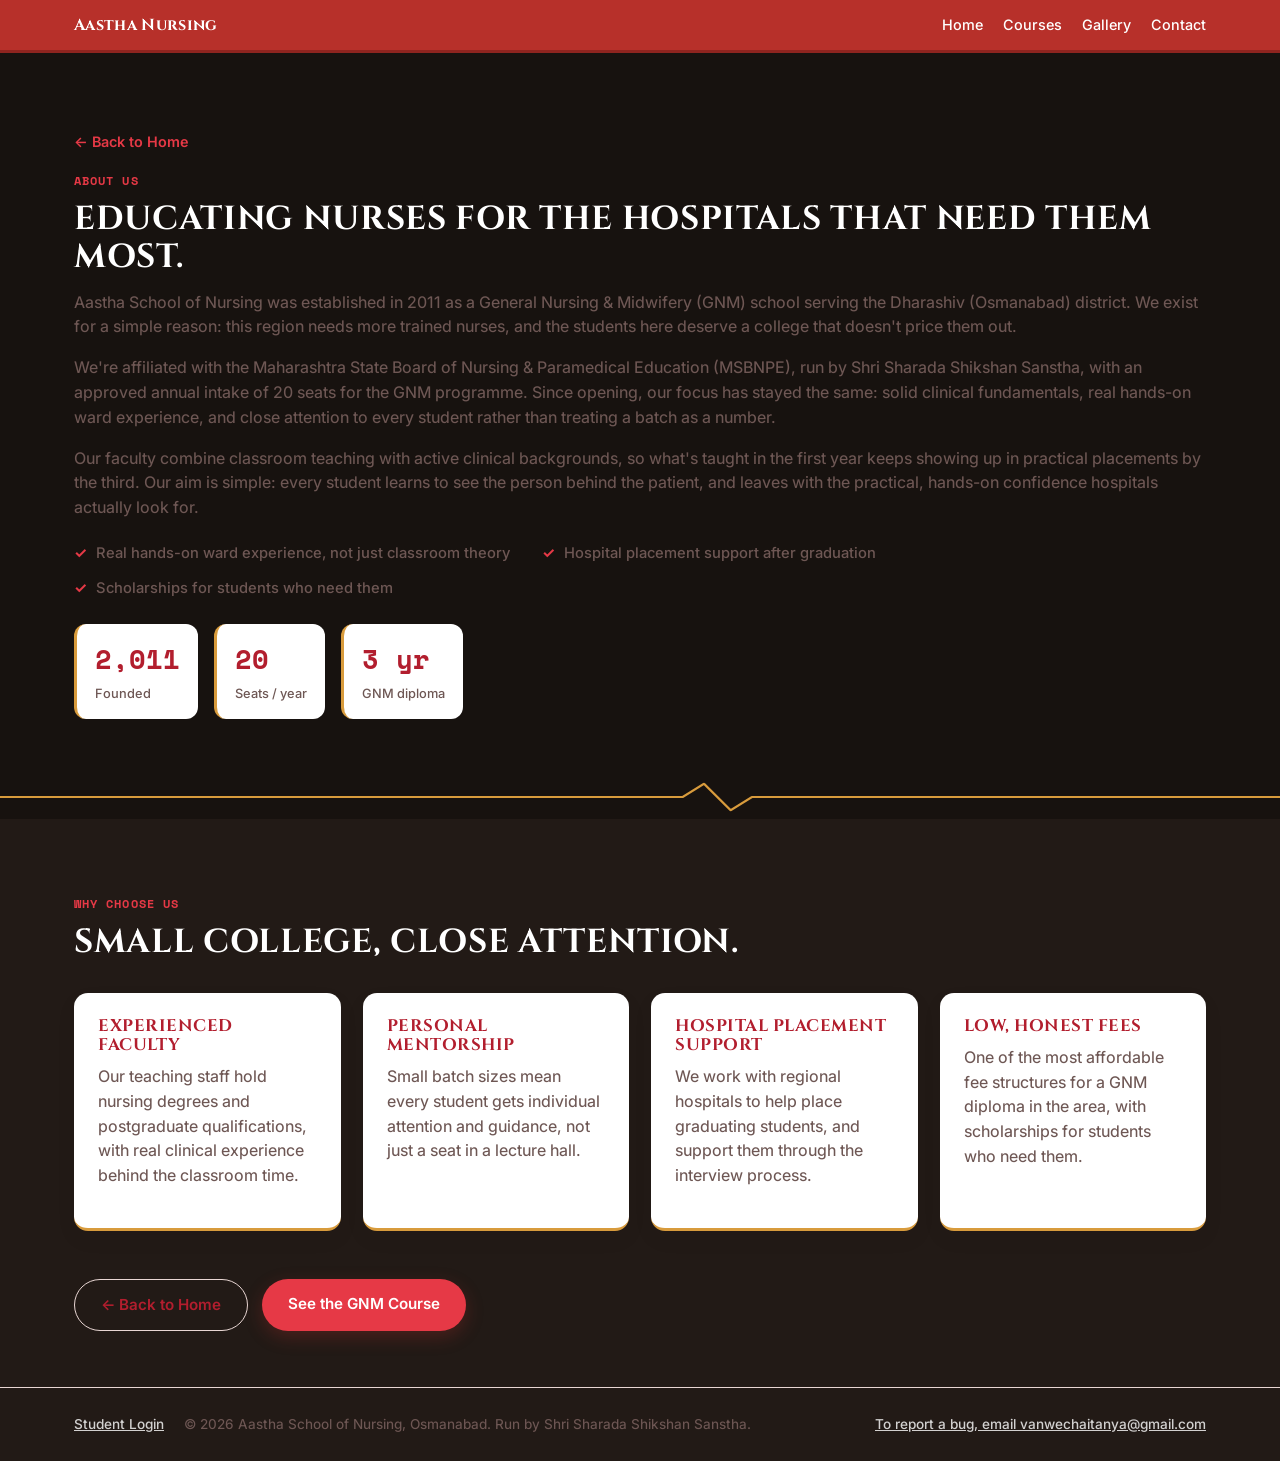
<file: about.html>
<!DOCTYPE html>
<html lang="en">
<head>
<meta charset="UTF-8">
<meta name="viewport" content="width=device-width, initial-scale=1.0">
<title>About Us — Aastha School of Nursing</title>
<meta name="description" content="About Aastha School of Nursing, Osmanabad — history, mission, and why students choose us.">
<link rel="preconnect" href="https://fonts.googleapis.com">
<link rel="preconnect" href="https://fonts.gstatic.com" crossorigin>
<link href="https://fonts.googleapis.com/css2?family=Cinzel:wght@400;500;600;700;800;900&family=Inter:wght@400;500;600;700&family=Space+Mono:wght@400;700&display=swap" rel="stylesheet">
<link rel="stylesheet" href="style.css">
<link rel="icon" type="image/svg+xml" href="assets/logo-mark.svg">
</head>
<body>
<header class="site-header">
  <div class="wrap header-inner">
    <a href="index.html" class="brand">
      <span class="brand-text">Aastha Nursing</span>
    </a>
    <nav class="simple-nav">
      <a href="index.html">Home</a>
      <a href="courses.html">Courses</a>
      <a href="index.html#gallery">Gallery</a>
      <a href="contact.html">Contact</a>
    </nav>
  </div>
</header>

<main>
  <section class="section" style="padding-bottom:0;">
    <div class="wrap">
      <a href="index.html" class="back-home">&larr; Back to Home</a>
    </div>
  </section>

  <section class="section" style="padding-top:0;">
    <div class="wrap">
      <p class="eyebrow reveal">About Us</p>
      <h2 class="reveal">Educating nurses for the hospitals that need them most.</h2>
      <p class="reveal">Aastha School of Nursing was established in 2011 as a General Nursing &amp; Midwifery (GNM) school serving the Dharashiv (Osmanabad) district. We exist for a simple reason: this region needs more trained nurses, and the students here deserve a college that doesn't price them out.</p>
      <p class="reveal">We're affiliated with the Maharashtra State Board of Nursing &amp; Paramedical Education (MSBNPE), run by Shri Sharada Shikshan Sanstha, with an approved annual intake of 20 seats for the GNM programme. Since opening, our focus has stayed the same: solid clinical fundamentals, real hands-on ward experience, and close attention to every student rather than treating a batch as a number.</p>
      <p class="reveal">Our faculty combine classroom teaching with active clinical backgrounds, so what's taught in the first year keeps showing up in practical placements by the third. Our aim is simple: every student learns to see the person behind the patient, and leaves with the practical, hands-on confidence hospitals actually look for.</p>

      <ul class="about-highlights about-highlights-row reveal">
        <li>Real hands-on ward experience, not just classroom theory</li>
        <li>Hospital placement support after graduation</li>
        <li>Scholarships for students who need them</li>
      </ul>

      <div class="mini-stats reveal-stagger">
        <div><span class="mini-num" data-count-to="2011">2011</span><span class="mini-label">Founded</span></div>
        <div><span class="mini-num" data-count-to="20">20</span><span class="mini-label">Seats / year</span></div>
        <div><span class="mini-num" data-count-to="3" data-suffix=" yr">3 yr</span><span class="mini-label">GNM diploma</span></div>
      </div>
    </div>
  </section>

  <svg class="pulse-divider" viewBox="0 0 1200 60" preserveAspectRatio="none" aria-hidden="true">
    <path class="pulse-path" d="M0,30 L640,30 L660,12 L685,48 L705,30 L1200,30" />
  </svg>

  <section class="section section-alt">
    <div class="wrap">
      <p class="eyebrow reveal">Why Choose Us</p>
      <h2 class="reveal">Small college, close attention.</h2>
      <div class="why-grid reveal-stagger">
        <div class="why-card">
          <h3>Experienced faculty</h3>
          <p>Our teaching staff hold nursing degrees and postgraduate qualifications, with real clinical experience behind the classroom time.</p>
        </div>
        <div class="why-card">
          <h3>Personal mentorship</h3>
          <p>Small batch sizes mean every student gets individual attention and guidance, not just a seat in a lecture hall.</p>
        </div>
        <div class="why-card">
          <h3>Hospital placement support</h3>
          <p>We work with regional hospitals to help place graduating students, and support them through the interview process.</p>
        </div>
        <div class="why-card">
          <h3>Low, honest fees</h3>
          <p>One of the most affordable fee structures for a GNM diploma in the area, with scholarships for students who need them.</p>
        </div>
      </div>

      <div style="margin-top:48px; display:flex; gap:14px; flex-wrap:wrap;">
        <a href="index.html" class="btn btn-ghost">&larr; Back to Home</a>
        <a href="courses.html" class="btn btn-primary">See the GNM Course</a>
      </div>
    </div>
  </section>
</main>

<footer class="site-footer">
  <div class="wrap footer-inner">
    <div style="display:flex; gap:20px; align-items:center;">
      <a href="student-login.html">Student Login</a>
      <p style="margin:0;">&copy; <span id="year"></span> Aastha School of Nursing, Osmanabad. Run by Shri Sharada Shikshan Sanstha.</p>
    </div>
    <a href="mailto:vanwechaitanya@gmail.com">To report a bug, email vanwechaitanya@gmail.com</a>
  </div>
</footer>

<script src="script.js"></script>
</body>
</html>
</file>
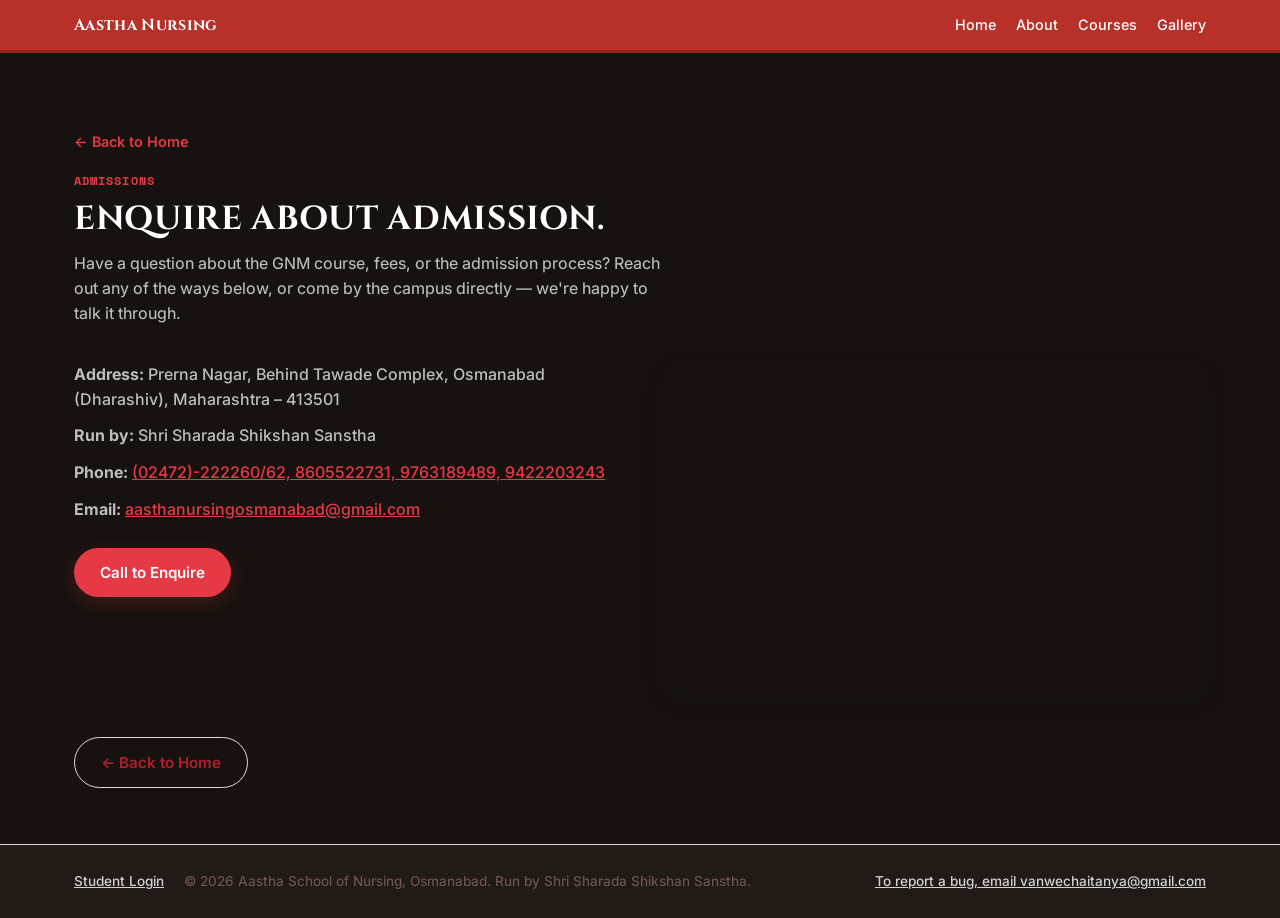
<file: contact.html>
<!DOCTYPE html>
<html lang="en">
<head>
<meta charset="UTF-8">
<meta name="viewport" content="width=device-width, initial-scale=1.0">
<title>Enquire About Admission — Aastha School of Nursing</title>
<meta name="description" content="Enquire about GNM admission at Aastha School of Nursing, Osmanabad — address, phone, email, and location.">
<link rel="preconnect" href="https://fonts.googleapis.com">
<link rel="preconnect" href="https://fonts.gstatic.com" crossorigin>
<link href="https://fonts.googleapis.com/css2?family=Cinzel:wght@400;500;600;700;800;900&family=Inter:wght@400;500;600;700&family=Space+Mono:wght@400;700&display=swap" rel="stylesheet">
<link rel="stylesheet" href="style.css">
<link rel="icon" type="image/svg+xml" href="assets/logo-mark.svg">
</head>
<body>
<header class="site-header">
  <div class="wrap header-inner">
    <a href="index.html" class="brand">
      <span class="brand-text">Aastha Nursing</span>
    </a>
    <nav class="simple-nav">
      <a href="index.html">Home</a>
      <a href="about.html">About</a>
      <a href="courses.html">Courses</a>
      <a href="index.html#gallery">Gallery</a>
    </nav>
  </div>
</header>

<main class="section">
  <div class="wrap">
    <a href="index.html" class="back-home">&larr; Back to Home</a>

    <p class="eyebrow reveal">Admissions</p>
    <h2 class="reveal">Enquire about admission.</h2>
    <p class="section-sub reveal">Have a question about the GNM course, fees, or the admission process? Reach out any of the ways below, or come by the campus directly — we're happy to talk it through.</p>

    <div class="contact-grid" style="margin-top:36px;">
      <div>
        <ul class="contact-list reveal">
          <li><strong>Address:</strong> Prerna Nagar, Behind Tawade Complex, Osmanabad (Dharashiv), Maharashtra – 413501</li>
          <li><strong>Run by:</strong> Shri Sharada Shikshan Sanstha</li>
          <li><strong>Phone:</strong> <a href="tel:+912472222260">(02472)-222260/62, 8605522731, 9763189489, 9422203243</a></li>
          <li><strong>Email:</strong> <a href="mailto:aasthanursingosmanabad@gmail.com">aasthanursingosmanabad@gmail.com</a></li>
        </ul>
        <a href="tel:+912472222260" class="btn btn-primary">Call to Enquire</a>
      </div>
      <div class="map-embed reveal">
        <iframe title="Aastha School of Nursing location" src="https://www.google.com/maps?q=Samata+Colony+Rd,+Samta+Colony,+Dharashiv,+Maharashtra+413501&output=embed" width="100%" height="320" style="border:0;" loading="lazy"></iframe>
      </div>
    </div>

    <div style="margin-top:48px;">
      <a href="index.html" class="btn btn-ghost">&larr; Back to Home</a>
    </div>
  </div>
</main>

<footer class="site-footer">
  <div class="wrap footer-inner">
    <div style="display:flex; gap:20px; align-items:center;">
      <a href="student-login.html">Student Login</a>
      <p style="margin:0;">&copy; <span id="year"></span> Aastha School of Nursing, Osmanabad. Run by Shri Sharada Shikshan Sanstha.</p>
    </div>
    <a href="mailto:vanwechaitanya@gmail.com">To report a bug, email vanwechaitanya@gmail.com</a>
  </div>
</footer>

<script src="script.js"></script>
</body>
</html>
</file>
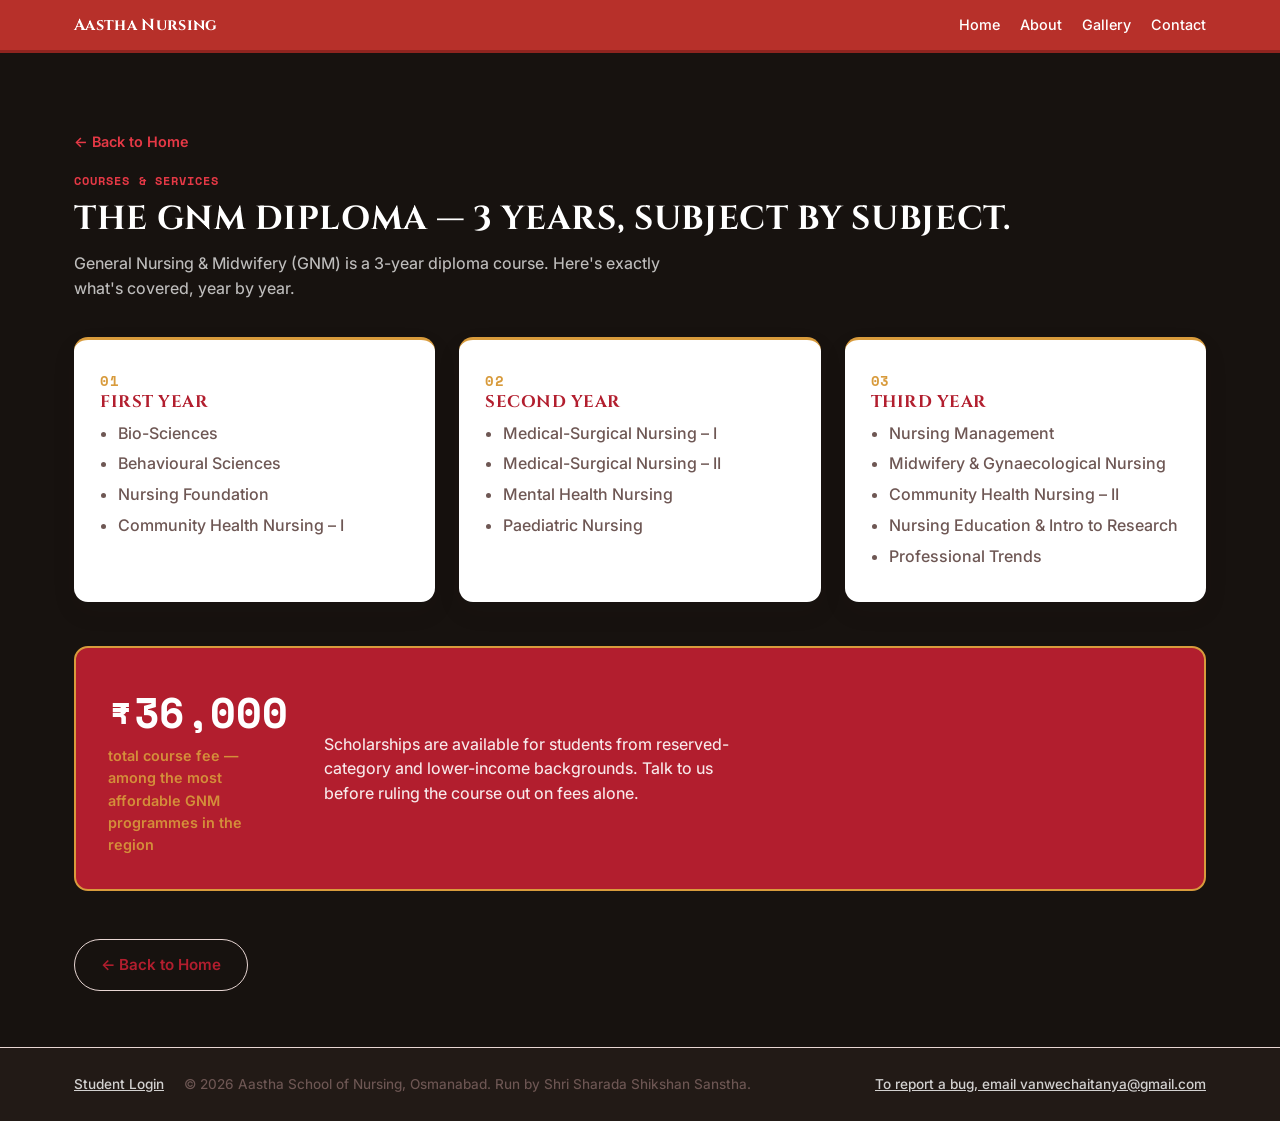
<file: courses.html>
<!DOCTYPE html>
<html lang="en">
<head>
<meta charset="UTF-8">
<meta name="viewport" content="width=device-width, initial-scale=1.0">
<title>Courses — Aastha School of Nursing</title>
<meta name="description" content="GNM diploma course details, year-by-year subjects, and fees at Aastha School of Nursing, Osmanabad.">
<link rel="preconnect" href="https://fonts.googleapis.com">
<link rel="preconnect" href="https://fonts.gstatic.com" crossorigin>
<link href="https://fonts.googleapis.com/css2?family=Cinzel:wght@400;500;600;700;800;900&family=Inter:wght@400;500;600;700&family=Space+Mono:wght@400;700&display=swap" rel="stylesheet">
<link rel="stylesheet" href="style.css">
<link rel="icon" type="image/svg+xml" href="assets/logo-mark.svg">
</head>
<body>
<header class="site-header">
  <div class="wrap header-inner">
    <a href="index.html" class="brand">
      <span class="brand-text">Aastha Nursing</span>
    </a>
    <nav class="simple-nav">
      <a href="index.html">Home</a>
      <a href="about.html">About</a>
      <a href="index.html#gallery">Gallery</a>
      <a href="contact.html">Contact</a>
    </nav>
  </div>
</header>

<main class="section">
  <div class="wrap">
    <a href="index.html" class="back-home">&larr; Back to Home</a>

    <p class="eyebrow reveal">Courses &amp; Services</p>
    <h2 class="reveal">The GNM Diploma — 3 years, subject by subject.</h2>
    <p class="section-sub reveal">General Nursing &amp; Midwifery (GNM) is a 3-year diploma course. Here's exactly what's covered, year by year.</p>

    <div class="year-cards reveal-stagger">
      <div class="year-card">
        <span class="year-num">01</span>
        <h3>First Year</h3>
        <ul>
          <li>Bio-Sciences</li>
          <li>Behavioural Sciences</li>
          <li>Nursing Foundation</li>
          <li>Community Health Nursing – I</li>
        </ul>
      </div>
      <div class="year-card">
        <span class="year-num">02</span>
        <h3>Second Year</h3>
        <ul>
          <li>Medical-Surgical Nursing – I</li>
          <li>Medical-Surgical Nursing – II</li>
          <li>Mental Health Nursing</li>
          <li>Paediatric Nursing</li>
        </ul>
      </div>
      <div class="year-card">
        <span class="year-num">03</span>
        <h3>Third Year</h3>
        <ul>
          <li>Nursing Management</li>
          <li>Midwifery &amp; Gynaecological Nursing</li>
          <li>Community Health Nursing – II</li>
          <li>Nursing Education &amp; Intro to Research</li>
          <li>Professional Trends</li>
        </ul>
      </div>
    </div>

    <div class="fee-callout reveal">
      <div>
        <span class="fee-amount" data-count-to="36000" data-prefix="₹">₹36,000</span>
        <span class="fee-caption">total course fee — among the most affordable GNM programmes in the region</span>
      </div>
      <p>Scholarships are available for students from reserved-category and lower-income backgrounds. Talk to us before ruling the course out on fees alone.</p>
    </div>

    <div style="margin-top:48px;">
      <a href="index.html" class="btn btn-ghost">&larr; Back to Home</a>
    </div>
  </div>
</main>

<footer class="site-footer">
  <div class="wrap footer-inner">
    <div style="display:flex; gap:20px; align-items:center;">
      <a href="student-login.html">Student Login</a>
      <p style="margin:0;">&copy; <span id="year"></span> Aastha School of Nursing, Osmanabad. Run by Shri Sharada Shikshan Sanstha.</p>
    </div>
    <a href="mailto:vanwechaitanya@gmail.com">To report a bug, email vanwechaitanya@gmail.com</a>
  </div>
</footer>

<script src="script.js"></script>
</body>
</html>
</file>
<file: style.css>
/* ============================================
   Design tokens
   ============================================ */
:root{
  --bg: #17120F;
  --bg-alt: #221A16;
  --card: #FFFFFF;
  --red: #E63946;
  --red-dark: #B21E2E;
  --marigold: #D89B3C;
  --ink: #2B1F1D;
  --ink-soft: #6E5754;
  --line: #E8D6D3;

  --font-display: "Cinzel", serif;
  --font-body: "Inter", sans-serif;
  --font-mono: "Space Mono", monospace;

  --radius: 14px;
  --wrap: 1180px;
}

*{ box-sizing: border-box; }
html{ scroll-behavior: smooth; }
body{
  margin:0;
  background:var(--bg);
  color:var(--ink);
  font-family:var(--font-body);
  font-weight:500;
  line-height:1.55;
  -webkit-font-smoothing:antialiased;
}
img{ max-width:100%; display:block; }
a{ color:inherit; }
.wrap{
  max-width:var(--wrap);
  margin:0 auto;
  padding:0 24px;
}
:focus-visible{
  outline:3px solid var(--marigold);
  outline-offset:3px;
}
@media (prefers-reduced-motion: reduce){
  *{ animation:none !important; transition:none !important; }
  html{ scroll-behavior:auto; }
}

h1,h2,h3{
  font-family:var(--font-display);
  line-height:1.15;
  margin:0 0 .4em;
  font-weight:700;
  text-transform:uppercase;
  letter-spacing:.02em;
}
h1,h2{ color:#FFFFFF; }
h3{ color:var(--red-dark); }
h1{ font-size:clamp(1.9rem, 4vw, 3.1rem); font-weight:800; letter-spacing:.01em; }
h2{ font-size:clamp(1.4rem, 2.6vw, 2.1rem); }
h3{ font-size:1.05rem; margin-bottom:.5em; font-weight:700; letter-spacing:.03em; }
p{ margin:0 0 1em; color:var(--ink-soft); font-weight:450; }

.eyebrow{
  font-family:var(--font-mono);
  text-transform:uppercase;
  letter-spacing:.09em;
  font-size:.75rem;
  color:var(--red);
  font-weight:700;
  margin:0 0 .8em;
}

.btn{
  display:inline-block;
  padding:13px 26px;
  border-radius:999px;
  font-weight:600;
  text-decoration:none;
  font-size:.95rem;
  transition:transform .15s ease, box-shadow .15s ease;
}
.btn:hover{ transform:translateY(-2px); }
.btn-primary{
  background:var(--red);
  color:#fff;
  box-shadow:0 6px 18px rgba(183,48,42,.28);
}
.btn-primary:hover{ background:var(--red-dark); }
.btn-ghost{
  background:transparent;
  color:var(--red-dark);
  border:1.5px solid var(--line);
}
.btn-ghost:hover{ border-color:var(--red); }

/* ============================================
   Header
   ============================================ */
.site-header{
  position:sticky; top:0; z-index:50;
  background:#B7302A;
  border-bottom:3px solid #8F241F;
}
.header-inner{
  display:flex; align-items:center; justify-content:space-between;
  padding:14px 24px;
}
.brand{ display:flex; align-items:center; gap:10px; text-decoration:none; }
.brand-mark{
  width:38px; height:38px; border-radius:10px;
  background:var(--red);
  color:#fff; font-family:var(--font-display); font-weight:700;
  display:flex; align-items:center; justify-content:center;
  font-size:1.15rem;
}
.brand-mark-img{ border-radius:10px; flex-shrink:0; box-shadow:0 0 0 2px rgba(255,255,255,.5); }
.brand-text{
  font-family:var(--font-display);
  font-weight:700;
  font-size:1rem;
  letter-spacing:.02em;
  color:#FFFFFF;
  line-height:1.25;
}
.brand-text span{ font-size:.85rem; color:#FFFFFF; font-weight:700; }

.main-nav{ display:flex; align-items:center; gap:28px; font-size:.92rem; font-weight:500;}
.main-nav a{ text-decoration:none; color:#FFFFFF; position:relative; }
.main-nav a:not(.nav-login):after{
  content:""; position:absolute; left:0; right:0; bottom:-6px; height:2px;
  background:var(--marigold); transform:scaleX(0); transition:transform .2s ease;
}
.main-nav a:not(.nav-login):hover:after{ transform:scaleX(1); }
.nav-login{
  background:#FFFFFF; color:#7A1F1A !important;
  padding:8px 16px; border-radius:999px; font-weight:600;
}

.nav-toggle{
  display:none; flex-direction:column; gap:5px;
  background:none; border:none; cursor:pointer; padding:6px;
}
.nav-toggle span{ width:24px; height:2px; background:#FFFFFF; }

@media (max-width: 860px){
  .nav-toggle{ display:flex; }
  .main-nav{
    position:absolute; top:100%; left:0; right:0;
    background:#B7302A;
    flex-direction:column; align-items:flex-start;
    padding:18px 24px; gap:16px;
    border-bottom:3px solid #8F241F;
    display:none;
  }
  .main-nav.open{ display:flex; }
}

/* ============================================
   Pulse divider — signature element
   ============================================ */
.pulse-divider{
  width:100%; height:44px; display:block;
}
.pulse-path{
  fill:none;
  stroke:var(--marigold);
  stroke-width:2.5;
  stroke-linecap:round;
  stroke-linejoin:round;
  stroke-dasharray:1400;
  animation:pulse-sweep 2.4s ease-in-out infinite;
}
@keyframes pulse-sweep{
  0%, 15%   { stroke-dashoffset:1400; }
  55%, 70%  { stroke-dashoffset:0; }
  100%      { stroke-dashoffset:-1400; }
}

/* ============================================
   Hero
   ============================================ */
.hero{ padding-top:56px; }
.hero-inner{
  display:grid;
  grid-template-columns:1.1fr .9fr;
  gap:56px;
  align-items:center;
  padding-bottom:20px;
}
.hero-sub{ max-width:46ch; font-size:1.05rem; }
.hero-actions{ display:flex; gap:14px; flex-wrap:wrap; margin-top:8px; }

.hero-card{ position:relative; }
.hero-photo{
  border-radius:var(--radius);
  aspect-ratio:4/3.1;
  overflow:hidden;
}
.hero-photo-img{
  width:100%; height:100%; object-fit:cover;
}
.photo-note small{ opacity:.8; }
.hero-stat{
  position:absolute; left:-18px; bottom:-22px;
  background:var(--card);
  border-radius:12px;
  padding:14px 20px;
  box-shadow:0 14px 30px rgba(42,25,22,.16);
  display:flex; flex-direction:column;
}
.stat-num{
  font-family:var(--font-mono); font-weight:700;
  font-size:1.4rem; color:var(--red-dark);
}
.stat-label{ font-size:.78rem; color:var(--ink-soft); }

@media (max-width: 860px){
  .hero-inner{ grid-template-columns:1fr; gap:40px; }
  .hero-stat{ left:16px; bottom:-20px; }
}

/* ============================================
   Sections
   ============================================ */
.section{ padding:76px 0 56px; }
.section-alt{ background:var(--bg-alt); }
.section-sub{ max-width:60ch; }

/* About */
.about-grid{
  display:grid; grid-template-columns:1.2fr .8fr; gap:56px;
}
.mini-stats{ display:flex; gap:16px; margin-top:24px; flex-wrap:wrap; }
.mini-stats > div{
  background:var(--card); border-radius:12px; padding:14px 18px;
  border-left:3px solid var(--marigold);
}
.mini-num{
  display:block; font-family:var(--font-mono); font-weight:800;
  font-size:1.7rem; color:var(--red-dark);
}
.mini-label{ font-size:.8rem; color:var(--ink-soft); }
.about-side{
  background:var(--card); border-radius:var(--radius);
  padding:32px; box-shadow:0 10px 26px rgba(42,25,22,.08);
  align-self:start;
  border-top:3px solid var(--marigold);
}
.about-side blockquote{
  font-family:var(--font-body);
  font-style:italic; color:var(--red-dark);
  font-size:1.15rem; margin:0 0 18px; font-weight:500;
  border-left:3px solid var(--marigold);
  padding-left:16px;
}
@media (max-width: 860px){ .about-grid{ grid-template-columns:1fr; } }

/* Courses */
.year-cards{
  display:grid; grid-template-columns:repeat(3, 1fr); gap:24px;
  margin:36px 0 44px;
}
.year-card{
  background:var(--card); border-radius:var(--radius);
  padding:28px 26px; box-shadow:0 10px 24px rgba(42,25,22,.08);
  border-top:3px solid var(--marigold);
}
.year-num{
  font-family:var(--font-mono); font-weight:700; color:var(--marigold);
  font-size:.85rem; letter-spacing:.06em;
}
.year-card ul{ padding-left:18px; margin:0; color:var(--ink-soft); }
.year-card li{ margin-bottom:6px; }

.fee-callout{
  background:var(--red-dark); color:#fff;
  border-radius:var(--radius);
  padding:32px; display:flex; gap:36px; align-items:center;
  flex-wrap:wrap;
  border:2px solid var(--marigold);
}
.fee-amount{
  font-family:var(--font-mono); font-weight:700;
  font-size:2.6rem; display:block; color:#FFFFFF;
  letter-spacing:-0.01em;
}
.fee-caption{ font-size:.9rem; opacity:.9; max-width:20ch; display:inline-block; font-weight:600; color:var(--marigold); }
.fee-callout p{ color:rgba(255,255,255,.9); margin:0; max-width:42ch; flex:1; }

@media (max-width: 860px){ .year-cards{ grid-template-columns:1fr; } }

/* Why us */
.why-grid{
  display:grid; grid-template-columns:repeat(4, 1fr); gap:22px; margin-top:32px;
}
.why-card{
  background:var(--card); border-radius:var(--radius);
  padding:24px; box-shadow:0 8px 20px rgba(42,25,22,.06);
  border-bottom:3px solid var(--marigold);
}
@media (max-width: 960px){ .why-grid{ grid-template-columns:1fr 1fr; } }
@media (max-width: 560px){ .why-grid{ grid-template-columns:1fr; } }

/* Gallery */
.gallery-grid{
  display:grid; grid-template-columns:repeat(3, 1fr); gap:18px; margin-top:30px;
}
.gallery-item{
  aspect-ratio:4/3;
  border-radius:10px;
  overflow:hidden;
}
.gallery-item img{
  width:100%; height:100%; object-fit:cover;
  transition:transform .3s ease;
}
.gallery-item:hover img{ transform:scale(1.05); }
@media (max-width: 760px){ .gallery-grid{ grid-template-columns:1fr 1fr; } }

/* Contact */
.contact-grid{
  display:grid; grid-template-columns:1fr 1fr; gap:48px; align-items:start;
}
.contact-list{ list-style:none; padding:0; margin:0 0 26px; }
.contact-list li{ margin-bottom:12px; color:var(--ink-soft); }
.contact-list a{ text-decoration:underline; color:var(--red-dark); }
.map-embed{ border-radius:var(--radius); overflow:hidden; box-shadow:0 10px 26px rgba(42,25,22,.1); }
@media (max-width: 860px){ .contact-grid{ grid-template-columns:1fr; } }

/* Footer */
.site-footer{
  border-top:1px solid var(--line);
  padding:26px 0; background:var(--bg-alt);
}
.footer-inner{
  display:flex; justify-content:space-between; align-items:center;
  flex-wrap:wrap; gap:10px;
  font-size:.85rem; color:rgba(255,255,255,.6);
}
.footer-inner a{ text-decoration:underline; color:rgba(255,255,255,.8); }

/* ============================================
   Mobile spacing tightened — less scroll, same content
   ============================================ */
@media (max-width: 640px){
  .hero{ padding-top:28px; }
  .hero-inner{ gap:28px; padding-bottom:8px; }
  .hero-actions{ gap:10px; }
  .hero-stat{ padding:10px 16px; }

  .section{ padding:44px 0 32px; }
  .section-sub{ margin-bottom:4px; }

  .about-grid{ gap:28px; }
  .mini-stats{ gap:10px; margin-top:16px; }
  .mini-stats > div{ padding:10px 14px; }
  .about-side{ padding:22px; }

  .year-cards{ gap:16px; margin:24px 0 28px; }
  .year-card{ padding:20px 20px; }
  .fee-callout{ padding:22px; gap:18px; }
  .fee-amount{ font-size:2rem; }

  .why-grid{ gap:14px; margin-top:20px; }
  .why-card{ padding:18px; }

  .gallery-grid{ gap:10px; margin-top:18px; }

  .contact-grid{ gap:28px; }
  .contact-list li{ margin-bottom:8px; }

  h1{ margin-bottom:.3em; }
  h2{ margin-bottom:.3em; }
  p{ margin-bottom:.7em; }
}

/* ============================================
   Auth forms + admin dashboard
   ============================================ */
.auth-wrap{
  max-width:420px; margin:0 auto;
  min-height:70vh; display:flex; flex-direction:column; justify-content:center;
}
.auth-card{
  background:var(--card); border-radius:var(--radius);
  padding:36px; box-shadow:0 14px 34px rgba(42,25,22,.1);
  border-top:3px solid var(--red);
}
.field{ margin-bottom:18px; }
.field label{
  display:block; font-size:.82rem; font-weight:600;
  color:var(--ink); margin-bottom:6px;
}
.field input{
  width:100%; padding:12px 14px; border-radius:8px;
  border:1.5px solid var(--line); font-family:var(--font-body);
  font-size:.95rem; background:var(--card); color:var(--ink);
}
.field input:focus{ outline:none; border-color:var(--red); }
.field-hint{ font-size:.78rem; color:var(--ink-soft); margin-top:5px; }
.form-msg{
  font-size:.88rem; padding:10px 14px; border-radius:8px; margin-bottom:16px;
  display:none;
}
.form-msg.show{ display:block; }
.form-msg.error{ background:#FCE8E6; color:var(--red-dark); }
.form-msg.success{ background:#E7F3EC; color:#1D4A34; }
.btn-block{ width:100%; text-align:center; display:block; border:none; cursor:pointer; }

/* Admin dashboard */
.admin-toolbar{
  display:flex; gap:14px; align-items:center; flex-wrap:wrap;
  margin:24px 0; justify-content:space-between;
}
.admin-search{ flex:1; min-width:220px; max-width:340px; }
.admin-add{ display:flex; gap:10px; align-items:center; flex-wrap:wrap; }
.admin-add input{ width:180px; }
.admin-table{
  width:100%; border-collapse:collapse; background:var(--card);
  border-radius:var(--radius); overflow:hidden;
  box-shadow:0 8px 20px rgba(42,25,22,.06);
}
.admin-table th{
  text-align:left; font-family:var(--font-mono); font-size:.75rem;
  text-transform:uppercase; letter-spacing:.06em; color:var(--ink-soft);
  padding:12px 16px; border-bottom:2px solid var(--line);
}
.admin-table td{
  padding:12px 16px; border-bottom:1px solid var(--line); font-size:.9rem;
}
.status-pill{
  display:inline-block; padding:4px 12px; border-radius:999px;
  font-size:.78rem; font-weight:600;
}
.status-active{ background:#E7F3EC; color:#1D4A34; }
.status-revoked{ background:#FCE8E6; color:var(--red-dark); }
.status-pending{ background:#FCF3E3; color:#7A5A1F; }
.toggle-btn{
  padding:6px 14px; border-radius:999px; border:1.5px solid var(--line);
  background:none; cursor:pointer; font-size:.82rem; font-weight:600;
  font-family:var(--font-body); color:var(--ink);
}
.toggle-btn:hover{ border-color:var(--red); color:var(--red-dark); }
.logout-link{ font-size:.85rem; text-decoration:underline; cursor:pointer; }

/* Simple single-link nav for notes/settings/admin pages (no hamburger toggle needed) */
.simple-nav{ display:flex; align-items:center; gap:20px; }
.simple-nav a, .simple-nav .logout-link{
  color:#fff; text-decoration:none; font-size:.9rem; font-weight:500;
}
.simple-nav a:hover, .simple-nav .logout-link:hover{ text-decoration:underline; }

/* Password show/hide toggle */
.field-password{ position:relative; }
.field-password input{ padding-right:64px; }
.pw-toggle{
  position:absolute; right:12px; top:50%; transform:translateY(-50%);
  background:none; border:none; cursor:pointer;
  font-size:.8rem; font-weight:600; color:var(--red-dark);
  font-family:var(--font-body); padding:4px 6px;
}
.pw-toggle:hover{ text-decoration:underline; }

/* Hanging "Notes Inside" sign — swings off the Student Login button */
.nav-login-wrap{ position:relative; display:inline-block; }
.hanging-sign{
  position:absolute; top:100%; right:2px;
  transform-origin:top center;
  animation:sign-swing 3.5s ease-in-out infinite;
  pointer-events:none;
}
@keyframes sign-swing{
  0%, 100%{ transform:rotate(-5deg); }
  50%{ transform:rotate(5deg); }
}
@media (max-width: 860px){ .hanging-sign{ display:none; } }
@media (prefers-reduced-motion: reduce){ .hanging-sign{ animation:none; } }

/* ============================================
   Interactive layer — simple, restrained
   ============================================ */

/* Scroll reveal (fade + rise) — the one consistent animation used site-wide */
.reveal{
  opacity:0; transform:translateY(20px);
  transition:opacity .6s ease, transform .6s ease;
}
.reveal.revealed{ opacity:1; transform:translateY(0); }

/* Staggered children reveal (card grids) */
.reveal-stagger > *{
  opacity:0; transform:translateY(16px);
  transition:opacity .5s ease, transform .5s ease;
}
.reveal-stagger.revealed > *:nth-child(1){ transition-delay:.03s; }
.reveal-stagger.revealed > *:nth-child(2){ transition-delay:.09s; }
.reveal-stagger.revealed > *:nth-child(3){ transition-delay:.15s; }
.reveal-stagger.revealed > *:nth-child(4){ transition-delay:.21s; }
.reveal-stagger.revealed > *:nth-child(5){ transition-delay:.27s; }
.reveal-stagger.revealed > *:nth-child(6){ transition-delay:.33s; }
.reveal-stagger.revealed > *{ opacity:1; transform:translateY(0); }

/* Hero photo — slow, subtle "living photo" zoom */
.hero-photo-img{ animation:hero-zoom 16s ease-in-out infinite alternate; }
@keyframes hero-zoom{
  from{ transform:scale(1); }
  to{ transform:scale(1.06); }
}

/* Count-up numbers get a tiny pop when they finish */
.count-pop{ animation:count-pop-anim .3s ease; }
@keyframes count-pop-anim{
  0%{ transform:scale(1); } 50%{ transform:scale(1.06); } 100%{ transform:scale(1); }
}

/* Gallery lightbox */
.lightbox-overlay{
  position:fixed; inset:0; background:rgba(20,10,9,.88);
  display:none; align-items:center; justify-content:center;
  z-index:1000; padding:24px; cursor:zoom-out;
}
.lightbox-overlay.open{ display:flex; }
.lightbox-overlay img{
  max-width:min(90vw, 900px); max-height:85vh; border-radius:10px;
  box-shadow:0 20px 60px rgba(0,0,0,.5);
  transform:scale(.95); opacity:0;
  animation:lightbox-in .2s ease forwards;
}
@keyframes lightbox-in{ to{ transform:scale(1); opacity:1; } }
.gallery-item{ cursor:zoom-in; }

@media (prefers-reduced-motion: reduce){
  .reveal, .reveal-stagger > *{
    opacity:1 !important; transform:none !important; transition:none !important;
  }
  .hero-photo-img{ animation:none !important; }
}

/* Admin: row action menu (three-dot) + delete confirmation modal */
.row-menu{ position:relative; display:inline-block; }
.row-menu-btn{
  background:none; border:1.5px solid var(--line); border-radius:8px;
  width:32px; height:32px; cursor:pointer; font-size:1.1rem; line-height:1;
  color:var(--ink-soft); font-family:var(--font-body);
}
.row-menu-btn:hover{ border-color:var(--red); color:var(--red-dark); }
.row-menu-dropdown{
  display:none; position:absolute; right:0; top:calc(100% + 4px);
  background:var(--card); border:1px solid var(--line); border-radius:10px;
  box-shadow:0 10px 26px rgba(42,25,22,.14); min-width:170px; z-index:20;
  overflow:hidden;
}
.row-menu-dropdown.open{ display:block; }
.row-menu-dropdown button{
  display:block; width:100%; text-align:left; padding:10px 14px;
  background:none; border:none; cursor:pointer; font-size:.85rem;
  font-family:var(--font-body); color:var(--red-dark); font-weight:600;
}
.row-menu-dropdown button:hover{ background:rgba(0,0,0,.05); }

.modal-overlay{
  position:fixed; inset:0; background:rgba(20,10,9,.6);
  display:none; align-items:center; justify-content:center;
  z-index:1000; padding:24px;
}
.modal-overlay.open{ display:flex; }
.modal-box{
  background:var(--card); border-radius:var(--radius); padding:30px;
  max-width:420px; width:100%; border-top:3px solid var(--red);
}
.modal-box h3{ margin-bottom:10px; }
.modal-box p{ font-size:.9rem; margin-bottom:16px; }
.modal-actions{ display:flex; gap:10px; margin-top:18px; }
.modal-actions .btn{ flex:1; }
.btn-danger{ background:var(--red); color:#fff; }
.btn-danger:hover:not(:disabled){ background:var(--red-dark); }
.btn-danger:disabled{ opacity:.4; cursor:not-allowed; }

/* Headings inside white auth cards must stay dark, not inherit the page's white heading color */
.auth-card h2{ color:var(--red-dark); text-transform:none; letter-spacing:0; }

/* Paragraphs sitting directly on the dark page background need light text.
   Paragraphs inside white cards (.why-card p, .about-side p, etc.) are untouched
   by this and correctly stay dark via the default p{} rule. */
.hero-sub,
.about-text > p,
.section-sub,
.contact-list li{
  color:rgba(255,255,255,.72);
}
.contact-list a{ color:var(--red); text-decoration:underline; }
.eyebrow{ color:var(--red); }

/* ============================================
   Loading spinner state for buttons (login, add/delete student, etc.)
   ============================================ */
.btn-loading{ color:transparent !important; pointer-events:none; position:relative; }
.btn-loading::after{
  content:""; position:absolute; top:50%; left:50%; width:18px; height:18px;
  margin:-9px 0 0 -9px; border:2.5px solid rgba(255,255,255,.35); border-top-color:#fff;
  border-radius:50%; animation:btn-spin .7s linear infinite;
}
@keyframes btn-spin{ to{ transform:rotate(360deg); } }

.admin-search{
  padding:11px 16px; border-radius:999px; border:1.5px solid var(--line);
  font-family:var(--font-body); font-size:.9rem; background:var(--card); color:var(--ink);
}
.admin-search:focus{ outline:none; border-color:var(--red); }

.back-home{
  display:inline-flex; align-items:center; gap:6px;
  font-size:.9rem; font-weight:600; color:var(--red);
  text-decoration:none; margin-bottom:18px;
}
.back-home:hover{ text-decoration:underline; }

.about-highlights{ list-style:none; padding:0; margin:16px 0 0; }
.about-highlights li{
  position:relative; padding-left:22px; margin-bottom:10px;
  color:var(--ink-soft); font-size:.92rem;
}
.about-highlights li::before{
  content:"✓"; position:absolute; left:0; color:var(--red); font-weight:700;
}

@media (prefers-reduced-motion: reduce){
  .btn-loading::after{ animation:none; }
}

/* About section — horizontal checklist row (replaces the old vertical side-card list) */
.about-highlights-row{
  display:flex; flex-wrap:wrap; gap:12px 32px; margin:22px 0 0;
}
.about-highlights-row li{ padding-left:22px; margin-bottom:0; }
@media (max-width: 760px){
  .about-highlights-row{ flex-direction:column; gap:10px; }
}

/* About section — horizontal/inline on desktop, boxed card on mobile (matches old design) */
.about-mobile-card{ /* no special styling on desktop — stays plain/inline */ }
@media (max-width: 760px){
  .about-mobile-card{
    background:var(--card); border-top:3px solid var(--marigold);
    border-radius:var(--radius); padding:24px; margin-top:24px;
    box-shadow:0 10px 26px rgba(42,25,22,.1);
  }
  .about-mobile-card .about-highlights-row{ flex-direction:column; gap:10px; }
  .about-mobile-card .mini-stats{ margin-top:18px; }
}
</file>
